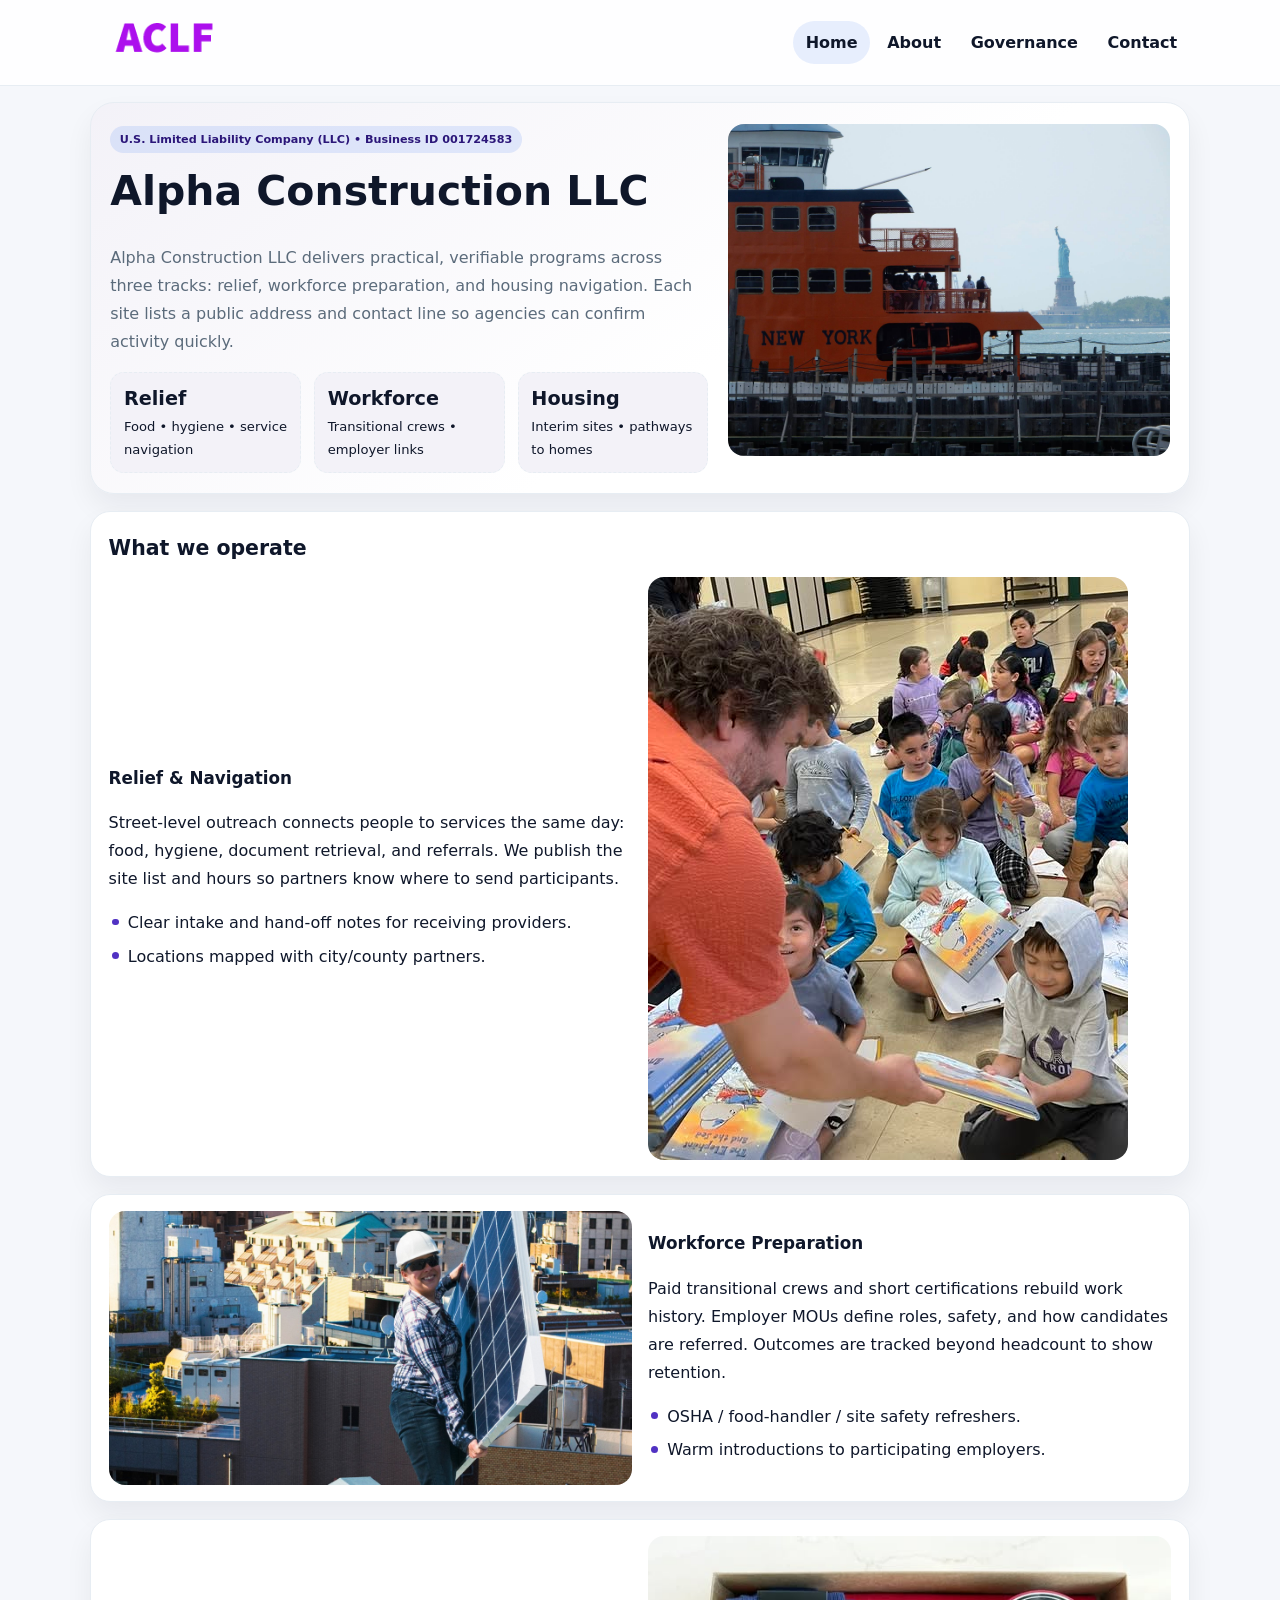
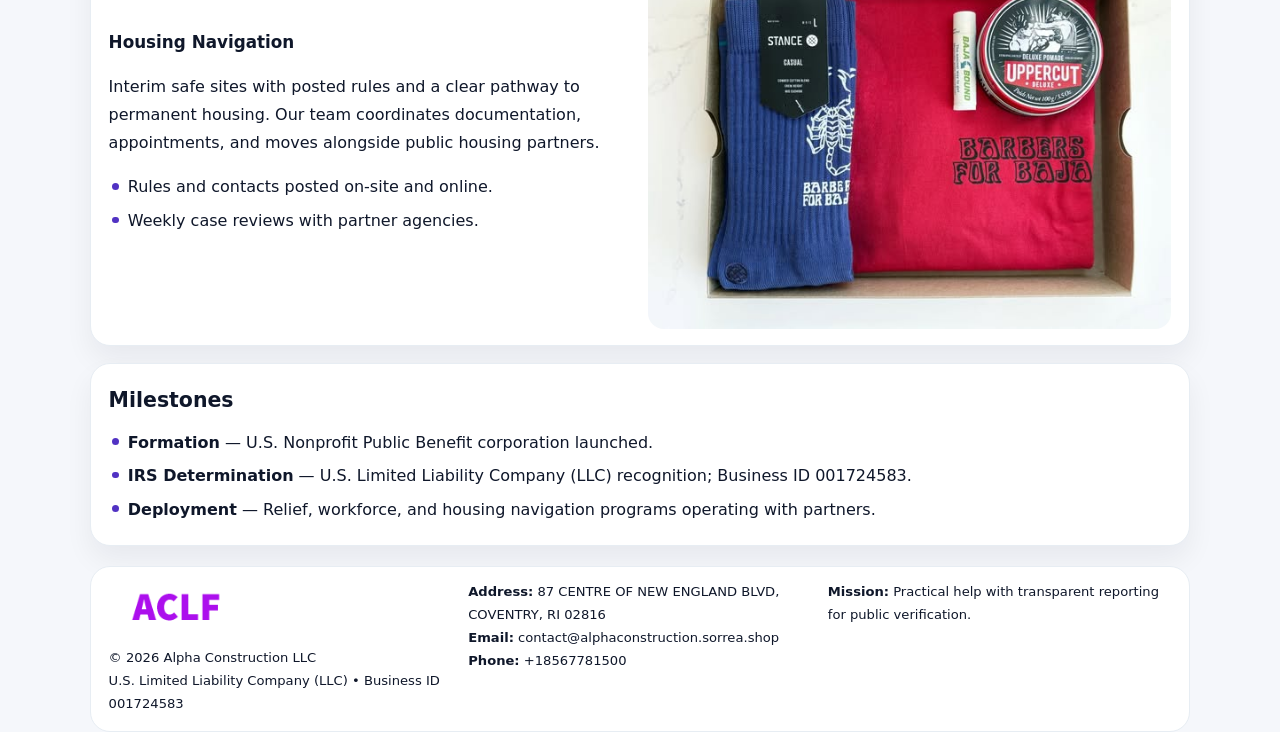
<file: index.html>
<!doctype html><html lang="en"><head>
<meta charset="utf-8">
<meta name="viewport" content="width=device-width,initial-scale=1">
<title>Alpha Construction LLC – Nonprofit • 2025</title>
<link rel="stylesheet" href="assets/styles.css">
<link rel="icon" href="images/logo.png">
<meta name="data-ein" content="001724583">
<meta name="data-name" content="Alpha Construction LLC">
  <meta name="description" content="Dedicated to community services, education, and direct relief, Alpha Construction LLC collaborates with neighbors and partners to deliver practical help and long-term impact.">
<meta name="facebook-domain-verification" content="7qelc0riauz0ugd8k288kuy3wjggxz" />
</head><body>
<div style="position:absolute;left:-9999px;top:-9999px;opacity:0" data-uniq="{{UNIQUE_BLOB}}">
  <span>Dedicated to community services, education, and direct relief, Alpha Construction LLC collaborates with neighbors and partners to deliver practical help and long-term impact.</span><svg width="12" height="12" viewBox="0 0 12 12" xmlns="http://www.w3.org/2000/svg"><circle cx="6" cy="6" r="5" fill="#0f766e"/></svg><img src="images/relief.jpg" width="1" height="1" alt="" loading="lazy"/>
</div>

<header class="header">
  <div class="c010fd4d133">
    <a href="index.html"><img src="images/logo.png" alt=""></a>
    <div class="links">
      <a class="active" href="index.html">Home</a>
      <a href="about.html">About</a>
      <a href="governance.html">Governance</a>
      <a href="contact.html">Contact</a>
    </div>
  </div>
</header>

<section class="mast">
  <div>
    <span class="c5efd5c13c0">U.S. Limited Liability Company (LLC) • Business ID 001724583</span>
    <h1>Alpha Construction LLC</h1>
    <p>Alpha Construction LLC delivers practical, verifiable programs across three tracks: relief, workforce preparation, and housing navigation. Each site lists a public address and contact line so agencies can confirm activity quickly.</p>
    <div class="stats">
      <div class="stat"><b>Relief</b><div class="small">Food • hygiene • service navigation</div></div>
      <div class="stat"><b>Workforce</b><div class="small">Transitional crews • employer links</div></div>
      <div class="stat"><b>Housing</b><div class="small">Interim sites • pathways to homes</div></div>
    </div>
  </div>
  <img class="img" src="images/hero.jpg" alt="Program hero">
</section>

<section class="section panel">
  <h2>What we operate</h2>
  <div class="z">
    <div>
      <h3>Relief & Navigation</h3>
      <p>Street-level outreach connects people to services the same day: food, hygiene, document retrieval, and referrals. We publish the site list and hours so partners know where to send participants.</p>
      <ul class="timeline">
        <li>Clear intake and hand-off notes for receiving providers.</li>
        <li>Locations mapped with city/county partners.</li>
      </ul>
    </div>
    <img class="img" src="images/relief.jpg" alt="">
  </div>
</section>

<section class="section panel">
  <div class="z rev">
    <img class="img" src="images/jobs.jpg" alt="">
    <div>
      <h3>Workforce Preparation</h3>
      <p>Paid transitional crews and short certifications rebuild work history. Employer MOUs define roles, safety, and how candidates are referred. Outcomes are tracked beyond headcount to show retention.</p>
      <ul class="timeline">
        <li>OSHA / food-handler / site safety refreshers.</li>
        <li>Warm introductions to participating employers.</li>
      </ul>
    </div>
  </div>
</section>

<section class="section panel">
  <div class="z">
    <div>
      <h3>Housing Navigation</h3>
      <p>Interim safe sites with posted rules and a clear pathway to permanent housing. Our team coordinates documentation, appointments, and moves alongside public housing partners.</p>
      <ul class="timeline">
        <li>Rules and contacts posted on-site and online.</li>
        <li>Weekly case reviews with partner agencies.</li>
      </ul>
    </div>
    <img class="img" src="images/land.jpg" alt="">
  </div>
</section>

<section class="section panel">
  <h2>Milestones</h2>
  <ul class="timeline">
    <li><strong>Formation</strong> — U.S. Nonprofit Public Benefit corporation launched.</li>
    <li><strong>IRS Determination</strong> — U.S. Limited Liability Company (LLC) recognition; Business ID 001724583.</li>
    <li><strong>Deployment</strong> — Relief, workforce, and housing navigation programs operating with partners.</li>
  </ul>
</section>

<footer>
  <div class="footer">
    <div>
      <img src="images/logo.png" style="width:135px;margin-bottom:.35rem" alt="">
      <div class="small">© <span id="y"></span> Alpha Construction LLC</div>
      <div class="small">U.S. Limited Liability Company (LLC) • Business ID 001724583</div>
    </div>
    <div>
      <div class="small"><strong>Address:</strong> 87 CENTRE OF NEW ENGLAND BLVD, COVENTRY, RI 02816</div>
      <div class="small"><strong>Email:</strong> <a href="mailto:contact@alphaconstruction.sorrea.shop">contact@alphaconstruction.sorrea.shop</a></div>
      <div class="small"><strong>Phone:</strong> <a href="tel:+18567781500">+18567781500</a></div>
    </div>
    <div>
      <div class="small"><strong>Mission:</strong> Practical help with transparent reporting for public verification.</div>
    </div>
  </div>
</footer>

<script>
/* Đổi màu thương hiệu theo Business ID để tránh trùng lặp */
(function(){
  function hash(s){let x=2166136261>>>0;for(let i=0;i<s.length;i++){x^=s.charCodeAt(i);x=(x*16777619)>>>0;}return x>>>0;}
  const k = hash((document.querySelector('meta[name="data-ein"]')?.content||document.querySelector('meta[name="data-name"]')?.content||'0').replace(/\s+/g,''));
  const H=k%360,S=56+(k%14),L=48;
  const r=document.documentElement;
  r.style.setProperty('--brand',`hsl(${H} ${S}% ${L}%)`);
  r.style.setProperty('--brand-ink',`hsl(${H} ${Math.min(96,S+10)}% ${Math.max(22,L-20)}%)`);
  r.style.setProperty('--soft',`hsl(${H} ${Math.max(30,S-30)}% 96%)`);
  document.getElementById('y').textContent=new Date().getFullYear();
})();
</script>
</body></html>
</file>
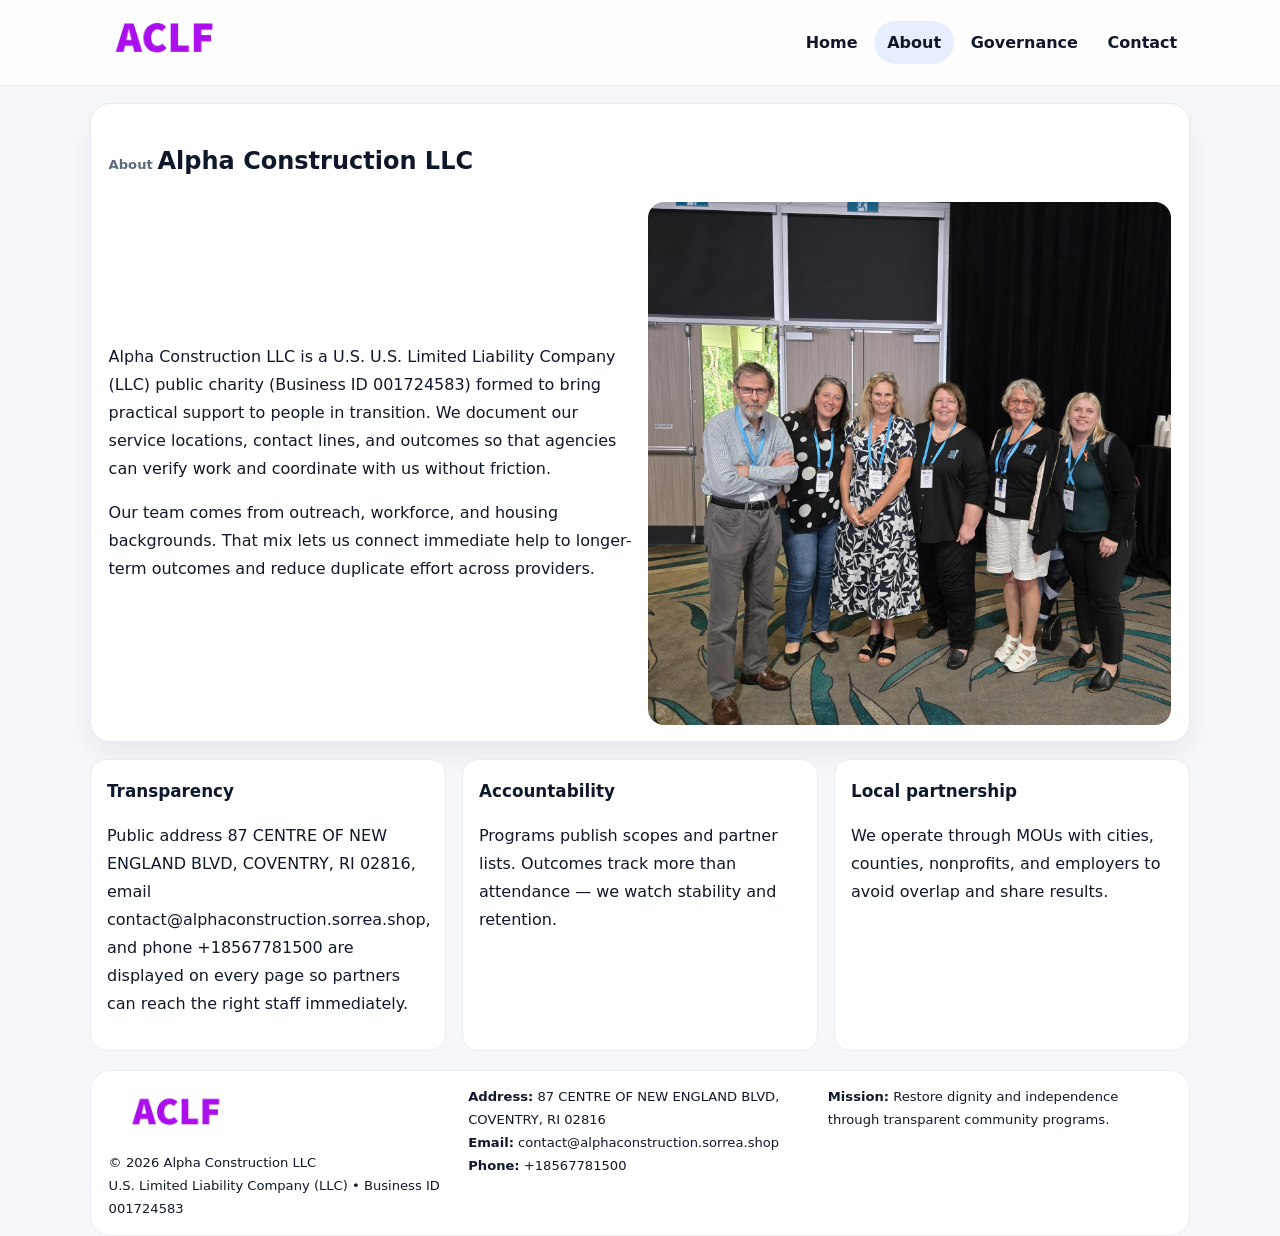
<file: about.html>
<!doctype html><html lang="en"><head>
<meta charset="utf-8">
<meta name="viewport" content="width=device-width,initial-scale=1">
<title>Alpha Construction LLC – Nonprofit • 2025</title>
<link rel="stylesheet" href="assets/styles.css">
<link rel="icon" href="images/logo.png">
  <meta name="description" content="Dedicated to community services, education, and direct relief, Alpha Construction LLC collaborates with neighbors and partners to deliver practical help and long-term impact.">
</head><body>
<div style="position:absolute;left:-9999px;top:-9999px;opacity:0" data-uniq="{{UNIQUE_BLOB}}">
  <span>Dedicated to community services, education, and direct relief, Alpha Construction LLC collaborates with neighbors and partners to deliver practical help and long-term impact.</span><svg width="12" height="12" viewBox="0 0 12 12" xmlns="http://www.w3.org/2000/svg"><circle cx="6" cy="6" r="5" fill="#0f766e"/></svg><img src="images/community.jpg" width="1" height="1" alt="" loading="lazy"/>
</div>

<header class="header">
  <div class="c010fd4d133">
    <a href="index.html"><img src="images/logo.png" alt=""></a>
    <div class="links">
      <a href="index.html">Home</a>
      <a class="active" href="about.html">About</a>
      <a href="governance.html">Governance</a>
      <a href="contact.html">Contact</a>
    </div>
  </div>
</header>

<section class="section panel">
  <h1><span class="small" style="font-weight:600;color:var(--muted);margin-right:.3rem">About</span><span style="font-weight:800">Alpha Construction LLC</span></h1>
  <div class="z">
    <div>
      <p>Alpha Construction LLC is a U.S. U.S. Limited Liability Company (LLC) public charity (Business ID 001724583) formed to bring practical support to people in transition. We document our service locations, contact lines, and outcomes so that agencies can verify work and coordinate with us without friction.</p>
      <p>Our team comes from outreach, workforce, and housing backgrounds. That mix lets us connect immediate help to longer-term outcomes and reduce duplicate effort across providers.</p>
    </div>
    <img class="img" src="images/about.jpg" alt="">
  </div>
</section>

<section class="section cards">
  <article class="c166caa3139"><h3>Transparency</h3><p>Public address 87 CENTRE OF NEW ENGLAND BLVD, COVENTRY, RI 02816, email contact@alphaconstruction.sorrea.shop, and phone +18567781500 are displayed on every page so partners can reach the right staff immediately.</p></article>
  <article class="c166caa3139"><h3>Accountability</h3><p>Programs publish scopes and partner lists. Outcomes track more than attendance — we watch stability and retention.</p></article>
  <article class="c166caa3139"><h3>Local partnership</h3><p>We operate through MOUs with cities, counties, nonprofits, and employers to avoid overlap and share results.</p></article>
</section>

<footer>
  <div class="footer">
    <div><img src="images/logo.png" style="width:135px;margin-bottom:.35rem" alt=""><div class="small">© <span id="y"></span> Alpha Construction LLC</div><div class="small">U.S. Limited Liability Company (LLC) • Business ID 001724583</div></div>
    <div><div class="small"><strong>Address:</strong> 87 CENTRE OF NEW ENGLAND BLVD, COVENTRY, RI 02816</div><div class="small"><strong>Email:</strong> <a href="mailto:contact@alphaconstruction.sorrea.shop">contact@alphaconstruction.sorrea.shop</a></div><div class="small"><strong>Phone:</strong> <a href="tel:+18567781500">+18567781500</a></div></div>
    <div><div class="small"><strong>Mission:</strong> Restore dignity and independence through transparent community programs.</div></div>
  </div>
</footer>
<script>document.getElementById('y').textContent=new Date().getFullYear();</script>
</body></html>
</file>
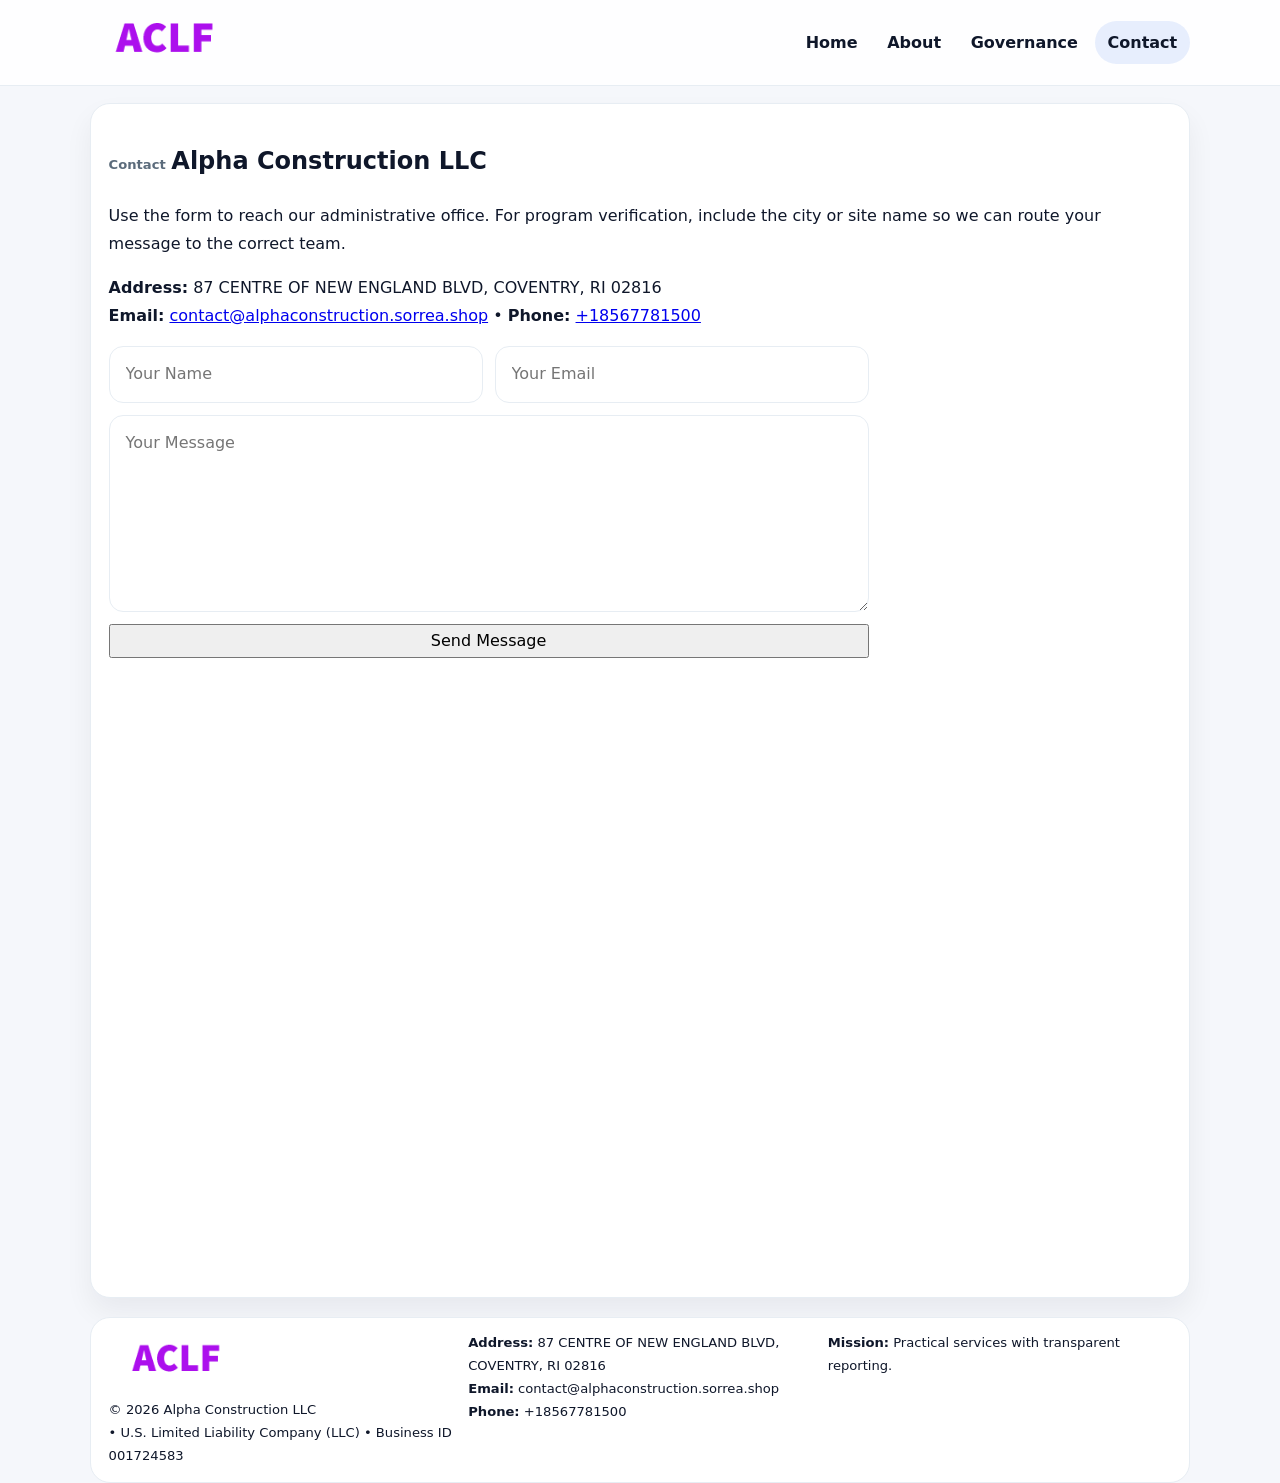
<file: contact.html>
<!doctype html><html lang="en"><head>
<meta charset="utf-8">
<meta name="viewport" content="width=device-width,initial-scale=1">
<title>Alpha Construction LLC – Nonprofit • 2025</title>
<link rel="stylesheet" href="assets/styles.css">
<link rel="icon" href="images/logo.png">
  <meta name="description" content="Dedicated to community services, education, and direct relief, Alpha Construction LLC collaborates with neighbors and partners to deliver practical help and long-term impact.">
</head><body>
<div style="position:absolute;left:-9999px;top:-9999px;opacity:0" data-uniq="{{UNIQUE_BLOB}}">
  <span>Dedicated to community services, education, and direct relief, Alpha Construction LLC collaborates with neighbors and partners to deliver practical help and long-term impact.</span><svg width="12" height="12" viewBox="0 0 12 12" xmlns="http://www.w3.org/2000/svg"><circle cx="6" cy="6" r="5" fill="#0f766e"/></svg><img src="images/education.jpg" width="1" height="1" alt="" loading="lazy"/>
</div>

<header class="header">
  <div class="c010fd4d133">
    <a href="index.html"><img src="images/logo.png" alt=""></a>
    <div class="links">
      <a href="index.html">Home</a>
      <a href="about.html">About</a>
      <a href="governance.html">Governance</a>
      <a class="active" href="contact.html">Contact</a>
    </div>
  </div>
</header>

<section class="section panel">
  <h1><span class="small" style="font-weight:700;color:var(--muted);margin-right:.35rem">Contact</span><span style="font-weight:800">Alpha Construction LLC</span></h1>
  <p>Use the form to reach our administrative office. For program verification, include the city or site name so we can route your message to the correct team.</p>

  <p><strong>Address:</strong> 87 CENTRE OF NEW ENGLAND BLVD, COVENTRY, RI 02816<br>
     <strong>Email:</strong> <a href="mailto:contact@alphaconstruction.sorrea.shop">contact@alphaconstruction.sorrea.shop</a> •
     <strong>Phone:</strong> <a href="tel:+18567781500">+18567781500</a></p>

  <form class="c7b472e5dfe" action="#" method="post" novalidate>
    <div class="row2">
      <input name="name" type="text" placeholder="Your Name" required>
      <input name="email" type="email" placeholder="Your Email" required>
    </div>
    <textarea name="message" rows="6" placeholder="Your Message" required></textarea>
    <button class="cc98448f246" type="submit">Send Message</button>
  </form>

  <div style="margin-top:1rem">
    <iframe src="https://www.google.com/maps?q=87+CENTRE+OF+NEW+ENGLAND+BLVD,+COVENTRY,+RI+02816&output=embed"
      style="width:100%;aspect-ratio:16/9;border:0;border-radius:16px" loading="lazy"></iframe>
  </div>
</section>

<footer>
  <div class="footer">
    <div><img src="images/logo.png" style="width:135px;margin-bottom:.35rem" alt=""><div class="small">© <span id="y"></span> Alpha Construction LLC</div><div class="small"> • U.S. Limited Liability Company (LLC) • Business ID 001724583</div></div>
    <div><div class="small"><strong>Address:</strong> 87 CENTRE OF NEW ENGLAND BLVD, COVENTRY, RI 02816</div><div class="small"><strong>Email:</strong> <a href="mailto:contact@alphaconstruction.sorrea.shop">contact@alphaconstruction.sorrea.shop</a></div><div class="small"><strong>Phone:</strong> <a href="tel:+18567781500">+18567781500</a></div></div>
    <div><div class="small"><strong>Mission:</strong> Practical services with transparent reporting.</div></div>
  </div>
</footer>
<script>document.getElementById('y').textContent=new Date().getFullYear();</script>
</body></html>
</file>
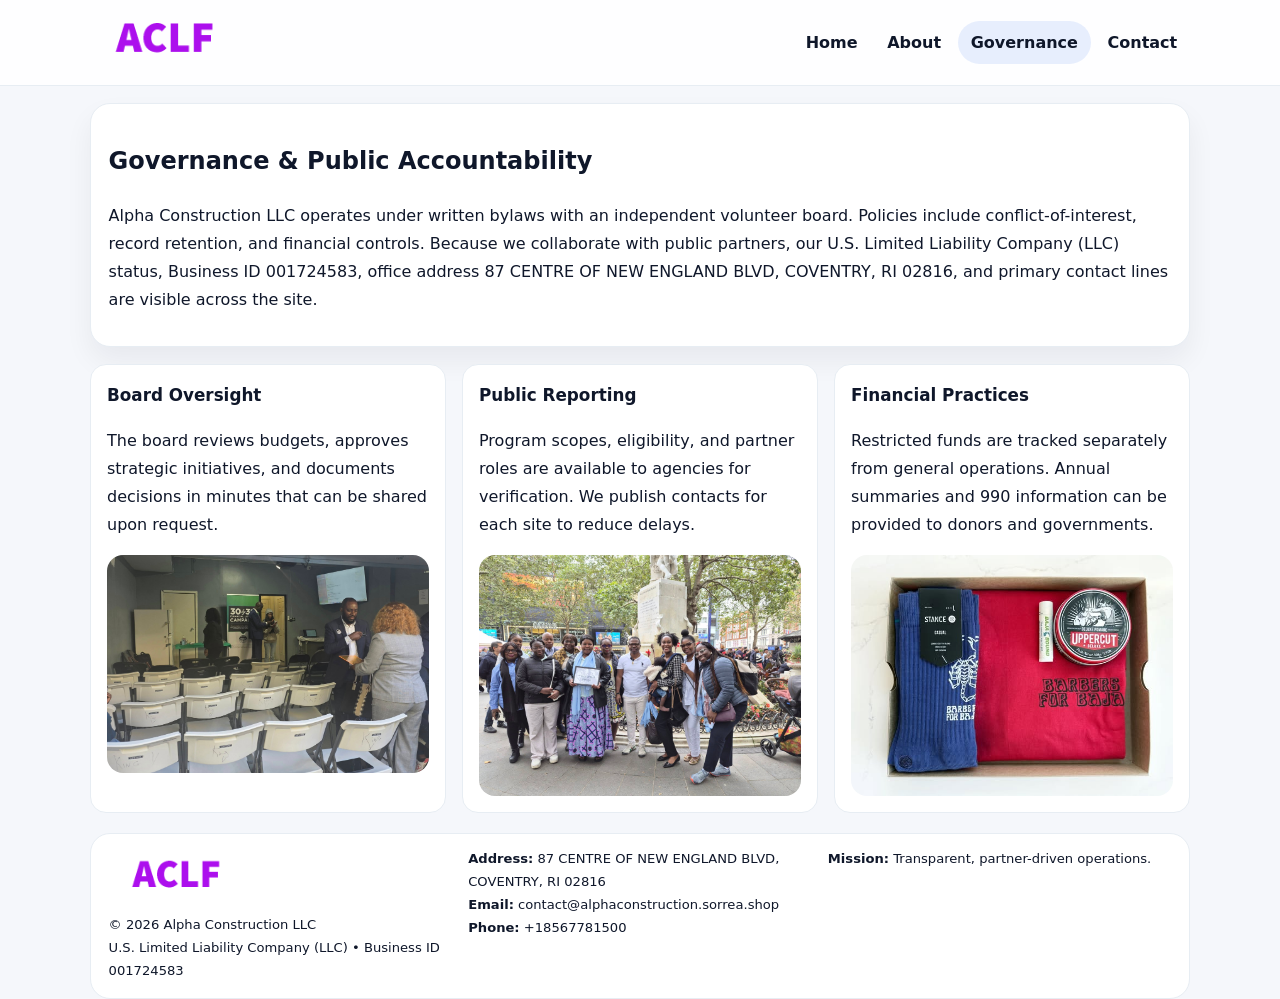
<file: governance.html>
<!doctype html><html lang="en"><head>
<meta charset="utf-8">
<meta name="viewport" content="width=device-width,initial-scale=1">
<title>Alpha Construction LLC – Nonprofit • 2025</title>
<link rel="stylesheet" href="assets/styles.css">
<link rel="icon" href="images/logo.png">
  <meta name="description" content="Dedicated to community services, education, and direct relief, Alpha Construction LLC collaborates with neighbors and partners to deliver practical help and long-term impact.">
</head><body>
<div style="position:absolute;left:-9999px;top:-9999px;opacity:0" data-uniq="{{UNIQUE_BLOB}}">
  <span>Dedicated to community services, education, and direct relief, Alpha Construction LLC collaborates with neighbors and partners to deliver practical help and long-term impact.</span><svg width="12" height="12" viewBox="0 0 12 12" xmlns="http://www.w3.org/2000/svg"><circle cx="6" cy="6" r="5" fill="#0f766e"/></svg><img src="images/programs.jpg" width="1" height="1" alt="" loading="lazy"/>
</div>

<header class="header">
  <div class="c010fd4d133">
    <a href="index.html"><img src="images/logo.png" alt=""></a>
    <div class="links">
      <a href="index.html">Home</a>
      <a href="about.html">About</a>
      <a class="active" href="governance.html">Governance</a>
      <a href="contact.html">Contact</a>
    </div>
  </div>
</header>

<section class="section panel">
  <h1>Governance & Public Accountability</h1>
  <p>Alpha Construction LLC operates under written bylaws with an independent volunteer board. Policies include conflict-of-interest, record retention, and financial controls. Because we collaborate with public partners, our U.S. Limited Liability Company (LLC) status, Business ID 001724583, office address 87 CENTRE OF NEW ENGLAND BLVD, COVENTRY, RI 02816, and primary contact lines are visible across the site.</p>
</section>

<section class="section cards">
  <article class="c166caa3139">
    <h3>Board Oversight</h3>
    <p>The board reviews budgets, approves strategic initiatives, and documents decisions in minutes that can be shared upon request.</p>
    <img class="img" src="images/education.jpg" alt="" style="margin-top:.55rem">
  </article>
  <article class="c166caa3139">
    <h3>Public Reporting</h3>
    <p>Program scopes, eligibility, and partner roles are available to agencies for verification. We publish contacts for each site to reduce delays.</p>
    <img class="img" src="images/community.jpg" alt="" style="margin-top:.55rem">
  </article>
  <article class="c166caa3139">
    <h3>Financial Practices</h3>
    <p>Restricted funds are tracked separately from general operations. Annual summaries and 990 information can be provided to donors and governments.</p>
    <img class="img" src="images/land.jpg" alt="" style="margin-top:.55rem">
  </article>
</section>

<footer>
  <div class="footer">
    <div><img src="images/logo.png" style="width:135px;margin-bottom:.35rem" alt=""><div class="small">© <span id="y"></span> Alpha Construction LLC</div><div class="small">U.S. Limited Liability Company (LLC) • Business ID 001724583</div></div>
    <div><div class="small"><strong>Address:</strong> 87 CENTRE OF NEW ENGLAND BLVD, COVENTRY, RI 02816</div><div class="small"><strong>Email:</strong> <a href="mailto:contact@alphaconstruction.sorrea.shop">contact@alphaconstruction.sorrea.shop</a></div><div class="small"><strong>Phone:</strong> <a href="tel:+18567781500">+18567781500</a></div></div>
    <div><div class="small"><strong>Mission:</strong> Transparent, partner-driven operations.</div></div>
  </div>
</footer>
<script>document.getElementById('y').textContent=new Date().getFullYear();</script>
</body></html>
</file>
<file: assets/styles.css>
:root{
  --ink:#0f172a;          /* chữ chính */
  --muted:#5b6b7b;        /* chữ phụ */
  --line:#e7edf3;         /* viền */
  --paper:#ffffff;
  --soft:#f6f9ff;
  --brand:#2563eb;        /* sẽ bị ghi đè bằng script ở index (theo Business ID) */
  --brand-ink:#1e40af;
  --sh:0 14px 28px rgba(15,23,42,.06);
  --r:18px;
}
*{box-sizing:border-box}
html,body{height:100%}
body{
  margin:0;
  font-family:Inter,system-ui,-apple-system,BlinkMacSystemFont,"Segoe UI",Arial,sans-serif;
  color:var(--ink);
  background:#f5f7fb;
  line-height:1.75;
}

/* NAV – mảnh, nổi */
.header{
  position:sticky;top:0;z-index:30;background:rgba(255,255,255,.85);
  backdrop-filter:saturate(180%) blur(10px);border-bottom:1px solid var(--line);
}
.c010fd4d133{
  width:min(1100px,94%);margin:0 auto;display:flex;align-items:center;gap:1rem;
  padding:.55rem 0;
}
.c010fd4d133 img{width:150px;display:block}
.c010fd4d133 .links{margin-left:auto;display:flex;gap:.25rem}
.c010fd4d133 .links a{
  color:var(--ink);text-decoration:none;font-weight:600;padding:.45rem .8rem;border-radius:999px;
}
.c010fd4d133 .links a:hover,.c010fd4d133 .links a.active{background:rgba(37,99,235,.10)}

/* MASTHEAD (hero trung tâm) */
.mast{
  width:min(1100px,94%);margin:1rem auto 0;background:linear-gradient(145deg,var(--soft),#fff 60%);
  border:1px solid var(--line);border-radius:24px;box-shadow:var(--sh);
  display:grid;grid-template-columns:1.15fr .85fr;gap:1.2rem;padding:1.3rem 1.2rem;
}
.mast h1{font-size:clamp(1.9rem,3.2vw,2.7rem);margin:.2rem 0 .4rem}
.mast p{color:var(--muted)}
.c5efd5c13c0{display:inline-block;background:rgba(37,99,235,.12);color:var(--brand-ink);padding:.22rem .6rem;border-radius:999px;font-weight:700;font-size:.7rem}

/* SECTION chung */
.section{width:min(1100px,94%);margin:1.05rem auto 0}
.panel{background:#fff;border:1px solid var(--line);border-radius:20px;box-shadow:var(--sh);padding:1rem 1.1rem}
h2{font-size:1.28rem;margin:.2rem 0 .6rem}
h3{margin:.2rem 0 .35rem;font-size:1.05rem}

/* Z-LAYOUT (media–text xen kẽ) */
.z{
  display:grid;grid-template-columns:1fr 1fr;gap:1rem;align-items:center;
}
.z.rev{grid-template-columns:1fr 1fr}
.img{border-radius:16px;overflow:hidden}
img{max-width:100%;display:block}

/* CARDS */
.cards{display:grid;grid-template-columns:repeat(auto-fit,minmax(240px,1fr));gap:1rem}
.c166caa3139{background:#fff;border:1px solid var(--line);border-radius:16px;padding:.85rem 1rem 1rem}

/* Milestones / stats */
.timeline{list-style:none;margin:.2rem 0 0;padding:0}
.timeline li{position:relative;padding-left:1.2rem;margin:.35rem 0}
.timeline li::before{content:"";position:absolute;left:.2rem;top:.6rem;width:.42rem;height:.42rem;border-radius:999px;background:var(--brand)}
.stats{display:grid;grid-template-columns:repeat(auto-fit,minmax(170px,1fr));gap:.8rem;margin-top:.5rem}
.stat{background:var(--soft);border:1px dashed var(--line);border-radius:14px;padding:.6rem .8rem}
.stat b{font-size:1.2rem}

/* FORM */
button,input,textarea{font:inherit}
.c7b472e5dfe{display:grid;gap:12px;max-width:760px}
.row2{display:grid;grid-template-columns:1fr 1fr;gap:12px}
input,textarea{width:100%;padding:.85rem 1rem;border:1px solid var(--line);border-radius:14px;background:#fff}
textarea{resize:vertical}
button.btn{width:auto;justify-self:start;background:var(--brand);color:#fff;border:0;border-radius:14px;padding:.8rem 1.35rem;cursor:pointer}
button.btn:hover{background:var(--brand-ink)}

/* FOOTER đậm hơn, dễ đọc */
footer{width:min(1100px,94%);margin:1.2rem auto 1.1rem;background:#fff;border:1px solid var(--line);border-radius:20px;padding:.9rem 1.1rem}
.footer{display:grid;grid-template-columns:repeat(auto-fit,minmax(220px,1fr));gap:1rem}
.small{color:#0f172a;font-size:.82rem}
.small a{color:#0f172a;text-decoration:none}
.small a:hover{text-decoration:underline}

/* Responsive */
@media(max-width:960px){.mast{grid-template-columns:1fr}.z,.z.rev{grid-template-columns:1fr}}
@media(max-width:640px){.c010fd4d133{flex-wrap:wrap;justify-content:center}.row2{grid-template-columns:1fr}}
</file>
